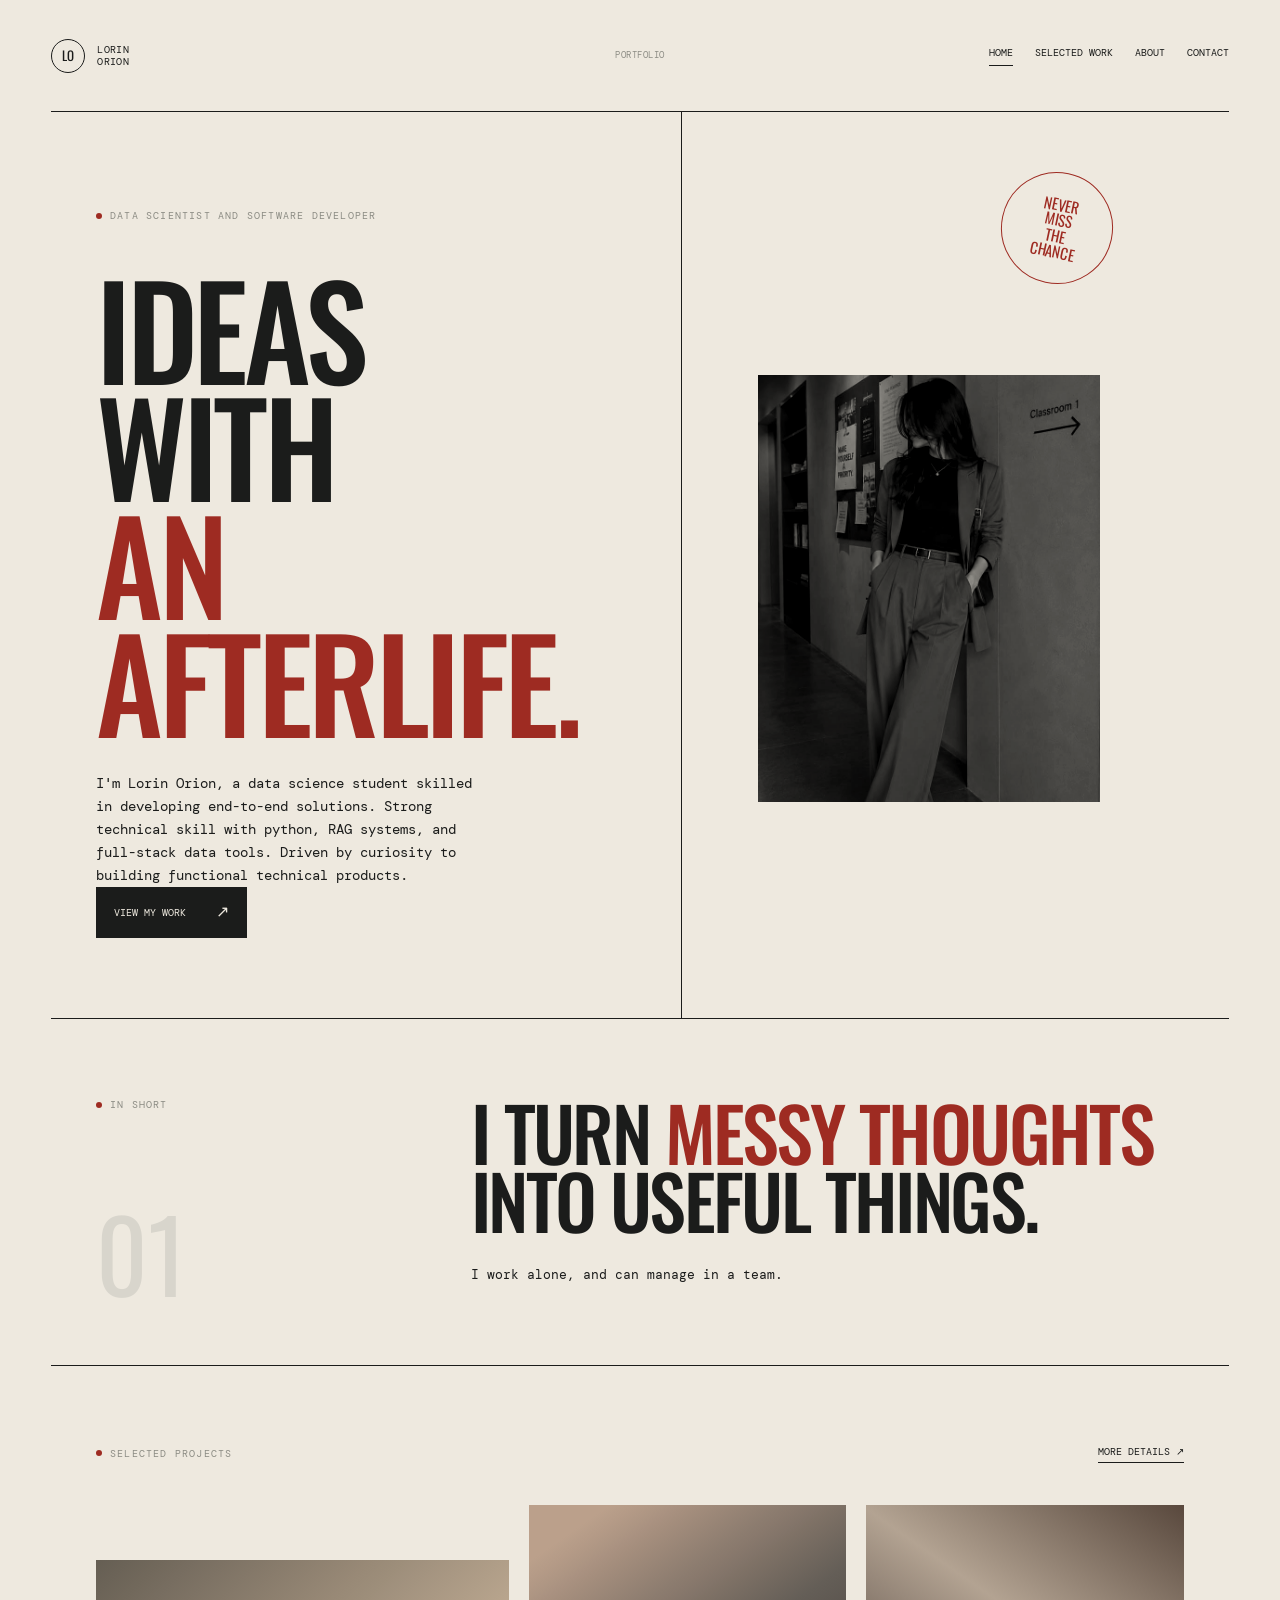
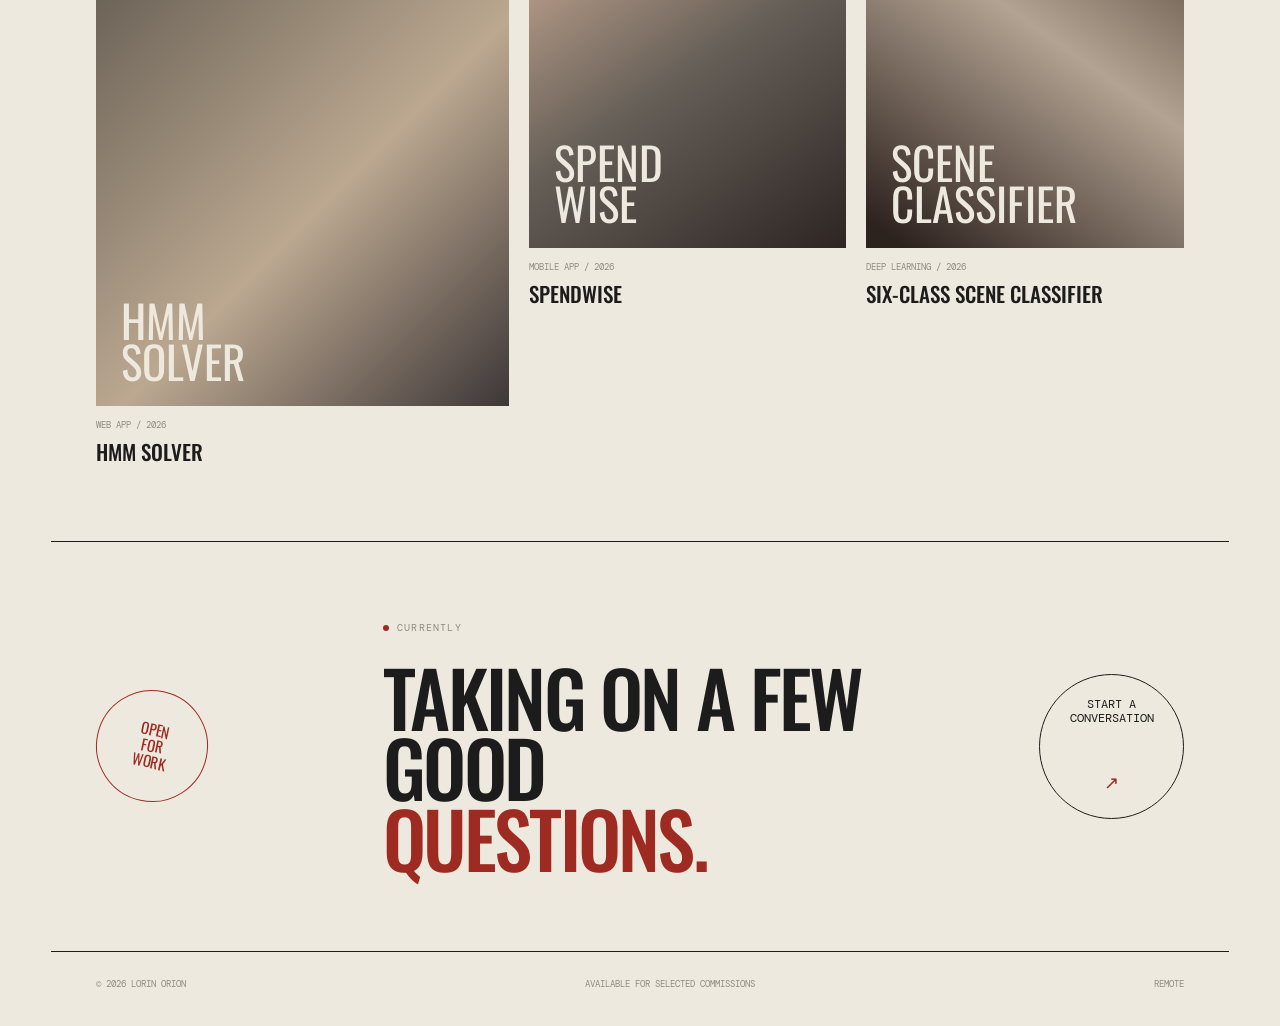
<file: index.html>
<!DOCTYPE html>
<html lang="en">
<head>
  <meta charset="utf-8">
  <meta name="viewport" content="width=device-width, initial-scale=1">
  <title>Lorin - Data Scientist and developer</title>
  <link rel="stylesheet" href="css/style.css">
</head>
<body>
  <div class="site-frame">
    <header class="site-header">
      <a href="index.html" class="wordmark"><span class="wordmark-mark">LO</span><span>Lorin<br>Orion</span></a>
      <div class="header-meta">Portfolio</div>
      <button class="menu-toggle" type="button" aria-expanded="false" aria-controls="site-nav">Menu <span
          aria-hidden="true">↗</span></button>
      <nav id="site-nav" class="site-nav" aria-label="Main navigation"><a href="index.html" class="active">Home</a><a href="work.html">Selected work</a><a
          href="about.html">About</a><a href="contact.html">Contact</a></nav>
    </header> 
    <main>
      <section class="hero page-pad">
        <div class="hero-copy">
          <div class="section-label"><span class="label-dot"></span>Data Scientist and Software Developer</div>
          <h1>Ideas with<br><em>an afterlife.</em></h1>
          <p class="hero-intro">I'm Lorin Orion, a data science student skilled in developing end-to-end solutions.
            Strong technical skill with python, RAG systems, and full-stack data tools. Driven by curiosity to building functional
          technical products.</p>
          <div class="hero-actions"><a class="ink-button" href="work.html">View my work <span>↗</span></a></div>
        </div>
        <div class="hero-visual">
          <div class="portrait-wrap"><img src="images/portrait.jpg"></div>
          <div class="stamp hero-stamp">Never<br>miss<br>the<br>chance</div>
        </div>
      </section>
      <section class="manifesto page-pad ruled-section">
        <div class="manifesto-aside">
          <div class="section-label"><span class="label-dot"></span>In short</div><span class="big-number">01</span>
        </div>
        <div class="manifesto-body">
          <p class="display-copy">I turn <span>messy thoughts</span> into useful things.</p>
          <p class="body-copy">I work alone, and can manage in a team.</p>
        </div>
      </section>
      <section class="selected page-pad ruled-section">
        <div class="section-heading">
          <div class="section-label"><span class="label-dot"></span>Selected projects</div><a href="work.html"
            class="text-link">More details ↗</a>
        </div>
        <div class="project-grid">
          <a href="work.html#hmm-solver" class="project-card project-card-large">
            <div class="project-image duotone image-field"><span>HMM<br>solver</span></div>
            <div class="project-info"><span>Web app / 2026</span><strong>HMM Solver</strong></div>
          </a>
          <a href="work.html#spendwise" class="project-card">
            <div class="project-image duotone image-ground"><span>Spend<br>wise</span></div>
            <div class="project-info"><span>Mobile app / 2026</span><strong>SpendWise</strong></div>
          </a>
          <a href="work.html#pca-app" class="project-card">
            <div class="project-image duotone image-press"><span>Scene<br>Classifier</span></div>
            <div class="project-info"><span>Deep Learning / 2026</span><strong>Six-Class Scene Classifier</strong></div>
          </a>
        </div>
      </section>
      <section class="availability page-pad ruled-section">
        <div class="stamp">Open<br>for<br>work</div>
        <div>
          <div class="section-label"><span class="label-dot"></span>Currently</div>
          <h2>Taking on a few good<br><em>questions.</em></h2>
        </div>
        <a href="contact.html" class="circle-link">Start a<br>conversation <span>↗</span></a>
      </section>
    </main>
    <footer class="site-footer">
      <span>© <span id="year">2026</span> Lorin Orion</span>
      <span>Available for selected commissions</span>
      <span>Remote</span>
    </footer>
  </div>
  <script src="js/main.js"></script>
</body>
</html>
</file>
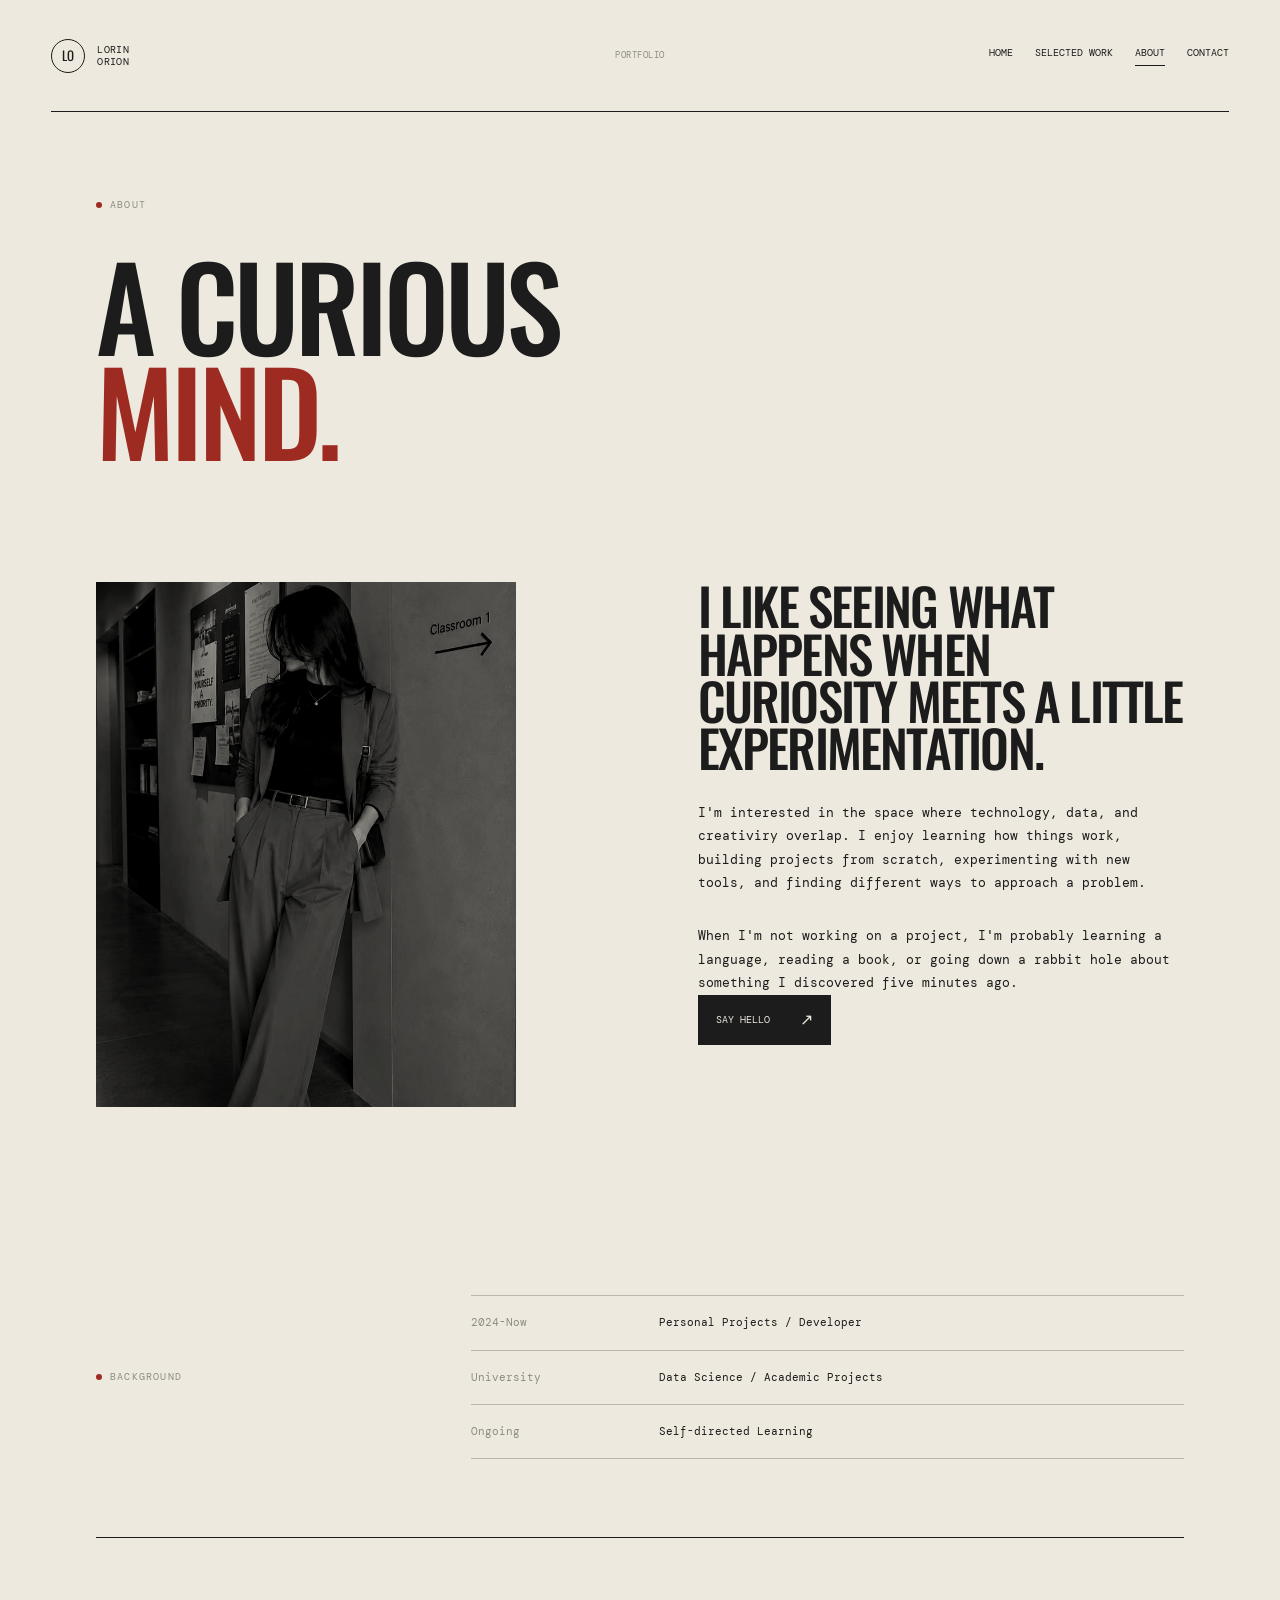
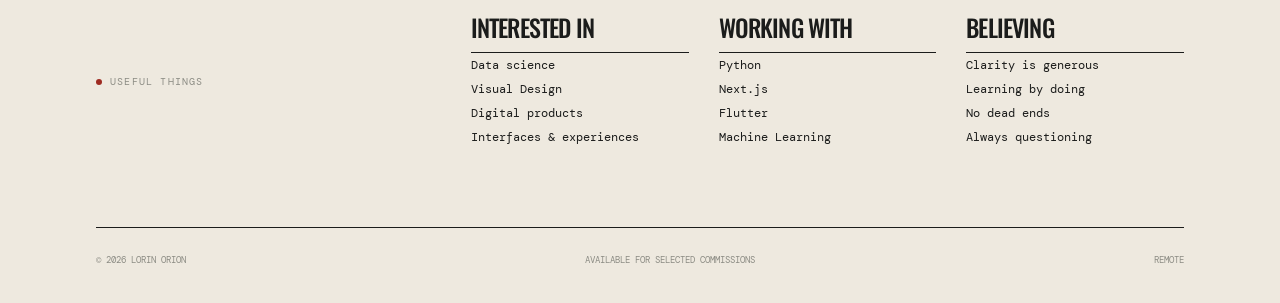
<file: about.html>
<!DOCTYPE html>
<html lang="en">
<head>
  <meta charset="utf-8">
  <meta name="viewport" content="width=device-width, initial-scale=1">
  <title>About</title>
  <meta name="description"
    content="The portfolio and CV of Alex Morrow, an independent designer and developer making useful, memorable things.">
  <link rel="stylesheet" href="css/style.css">
</head>
<body>
  <div class="site-frame">
    <header class="site-header">
      <a href="index.html" class="wordmark"><span class="wordmark-mark">LO</span><span>Lorin<br>Orion</span></a>
      <div class="header-meta">Portfolio</div>
      <button class="menu-toggle" type="button" aria-expanded="false" aria-controls="site-nav">Menu <span
          aria-hidden="true">↗</span></button>
      <nav id="site-nav" class="site-nav" aria-label="Main navigation"><a href="index.html">Home</a><a
          href="work.html">Selected work</a><a href="about.html" class="active">About</a><a
          href="contact.html">Contact</a></nav>
    </header>
    <main class="page-pad inner-page about-page">
      <div class="about-top">
        <div class="page-intro">
          <div class="section-label"><span class="label-dot"></span>About</div>
          <h1>A Curious<br><em>mind.</em></h1>
        </div>
      </div>
      <div class="about-layout">
        <div class="about-portrait"><img src="images/portrait.jpg" alt="Portrait placeholder"></div>
        <div class="about-copy">
          <p class="display-copy">I like seeing what happens when curiosity meets a little experimentation.</p>
          <p class="body-copy">I'm interested in the space where technology, data, and creativiry overlap. I enjoy
            learning how things work,
            building projects from scratch, experimenting with new tools, and finding different ways to approach a
            problem.
          </p>
          <p class="body-copy">When I'm not working on a project, I'm probably learning a language, reading a book, or
            going down a rabbit hole about something I discovered five minutes ago.</p>
          <a href="mailto:hello@example.com" class="ink-button">Say hello <span>↗</span></a>
        </div>
      </div>
      <section class="cv-section ruled-section">
        <div class="section-label"><span class="label-dot"></span>Background</div>
        <div class="cv-list">
          <div class="cv-row"><span>2024-Now</span><strong>Personal Projects / Developer</strong></div>
          <div class="cv-row"><span>University</span><strong>Data Science / Academic Projects</strong></div>
          <div class="cv-row"><span>Ongoing</span><strong>Self-directed Learning</strong></div>
        </div>
      </section>
      <section class="cv-section ruled-section">
        <div class="section-label"><span class="label-dot"></span>Useful things</div>
        <div class="skills-grid">
          <div>
            <h3>Interested In</h3>
            <p>Data science<br>Visual Design<br>Digital products<br>Interfaces & experiences</p>
          </div>
          <div>
            <h3>Working With</h3>
            <p>Python<br>Next.js<br>Flutter<br>Machine Learning</p>
          </div>
          <div>
            <h3>Believing</h3>
            <p>Clarity is generous<br>Learning by doing<br>No dead ends<br>Always questioning</p>
          </div>
        </div>
      </section>
    </main>
    <footer class="site-footer">
      <span>© <span id="year">2026</span> Lorin Orion</span>
      <span>Available for selected commissions</span>
      <span>Remote</span>
    </footer>
  </div>
  <script src="js/main.js"></script>
</body>
</html>
</file>
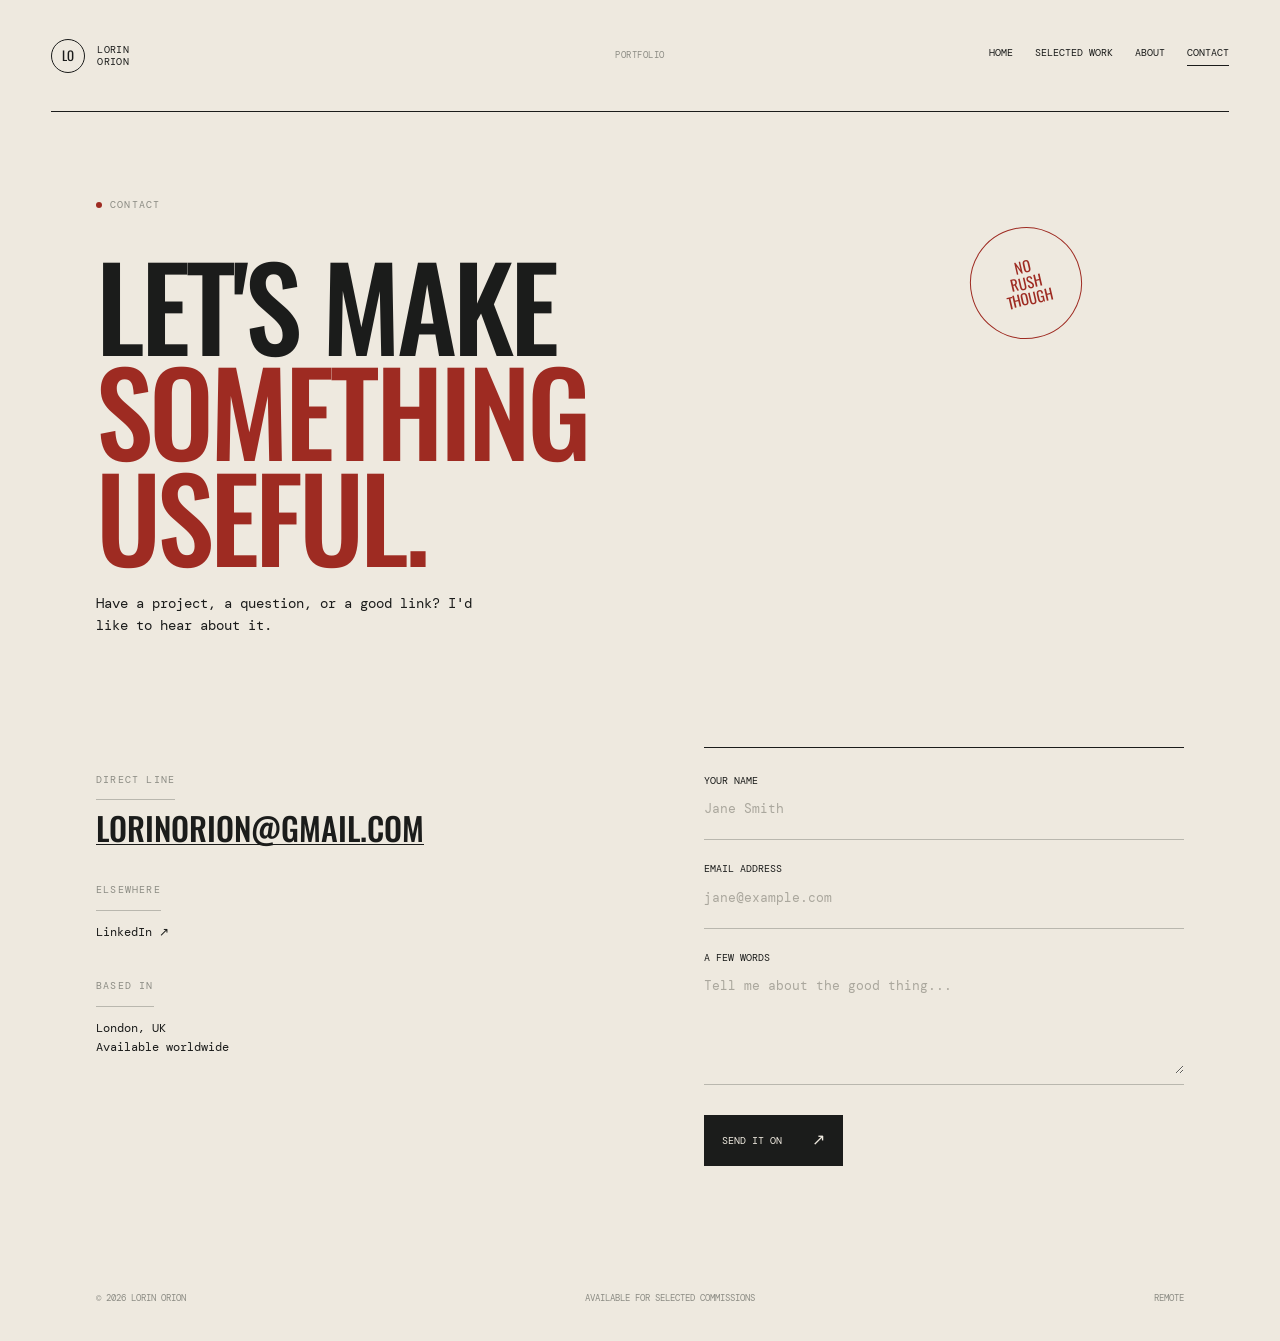
<file: contact.html>
<!DOCTYPE html>
<html lang="en">
<head>
  <meta charset="utf-8">
  <meta name="viewport" content="width=device-width, initial-scale=1">
  <title>Contact</title>
  <meta name="description"
    content="The portfolio and CV of Alex Morrow, an independent designer and developer making useful, memorable things.">
  <link rel="stylesheet" href="css/style.css">
</head>
<body>
  <div class="site-frame">
    <header class="site-header">
      <a href="index.html" class="wordmark"><span class="wordmark-mark">LO</span><span>Lorin<br>Orion</span></a>
      <div class="header-meta">Portfolio</div>
      <button class="menu-toggle" type="button" aria-expanded="false" aria-controls="site-nav">Menu <span
          aria-hidden="true">↗</span></button>
      <nav id="site-nav" class="site-nav" aria-label="Main navigation"><a href="index.html">Home</a><a
          href="work.html">Selected work</a><a href="about.html">About</a><a href="contact.html"
          class="active">Contact</a></nav>
    </header>
    <main class="page-pad inner-page contact-page">
      <div class="contact-intro">
        <div class="page-intro">
          <div class="section-label"><span class="label-dot"></span>Contact</div>
          <h1>Let's make<br><em>something useful.</em></h1>
          <p>Have a project, a question, or a good link? I'd like to hear about it.</p>
        </div>
        <div class="stamp rotate-stamp">No<br>rush<br>though</div>
      </div>
      <div class="contact-layout">
        <div class="contact-details">
          <span class="eyebrow">Direct line</span>
          <a href="mailto:sumoilbut@usako.net" class="big-link">lorinorion@gmail.com</a>
          <span class="eyebrow">Elsewhere</span>
          <a href="#linkedin">LinkedIn ↗</a>
          <span class="eyebrow">Based in</span>
          <p>London, UK<br>Available worldwide</p>
        </div>
        <form class="contact-form" id="contact-form">
          <div id="form-fields">
            <label for="name">Your name <input id="name" name="name" required placeholder="Jane Smith"></label>
            <label for="email">Email address <input id="email" name="email" type="email" required
                placeholder="jane@example.com"></label>
            <label for="message">A few words <textarea id="message" name="message" required
                placeholder="Tell me about the good thing..." rows="5"></textarea></label>
            <button class="ink-button" type="submit">Send it on <span>↗</span></button>
          </div>
          <div class="success-note" id="success-note" hidden>
            <span>✓</span>
            <h2>Message received.</h2>
            <p>Thanks for reaching out. I'll be in touch soon.</p>
            <button type="button" class="text-link" id="send-another">Send another ↗</button>
          </div>
        </form>
      </div>
    </main>
    <footer class="site-footer">
      <span>© <span id="year">2026</span> Lorin Orion</span>
      <span>Available for selected commissions</span>
      <span>Remote</span>
    </footer>
  </div>
  <script src="js/main.js"></script>
</body>
</html>
</file>
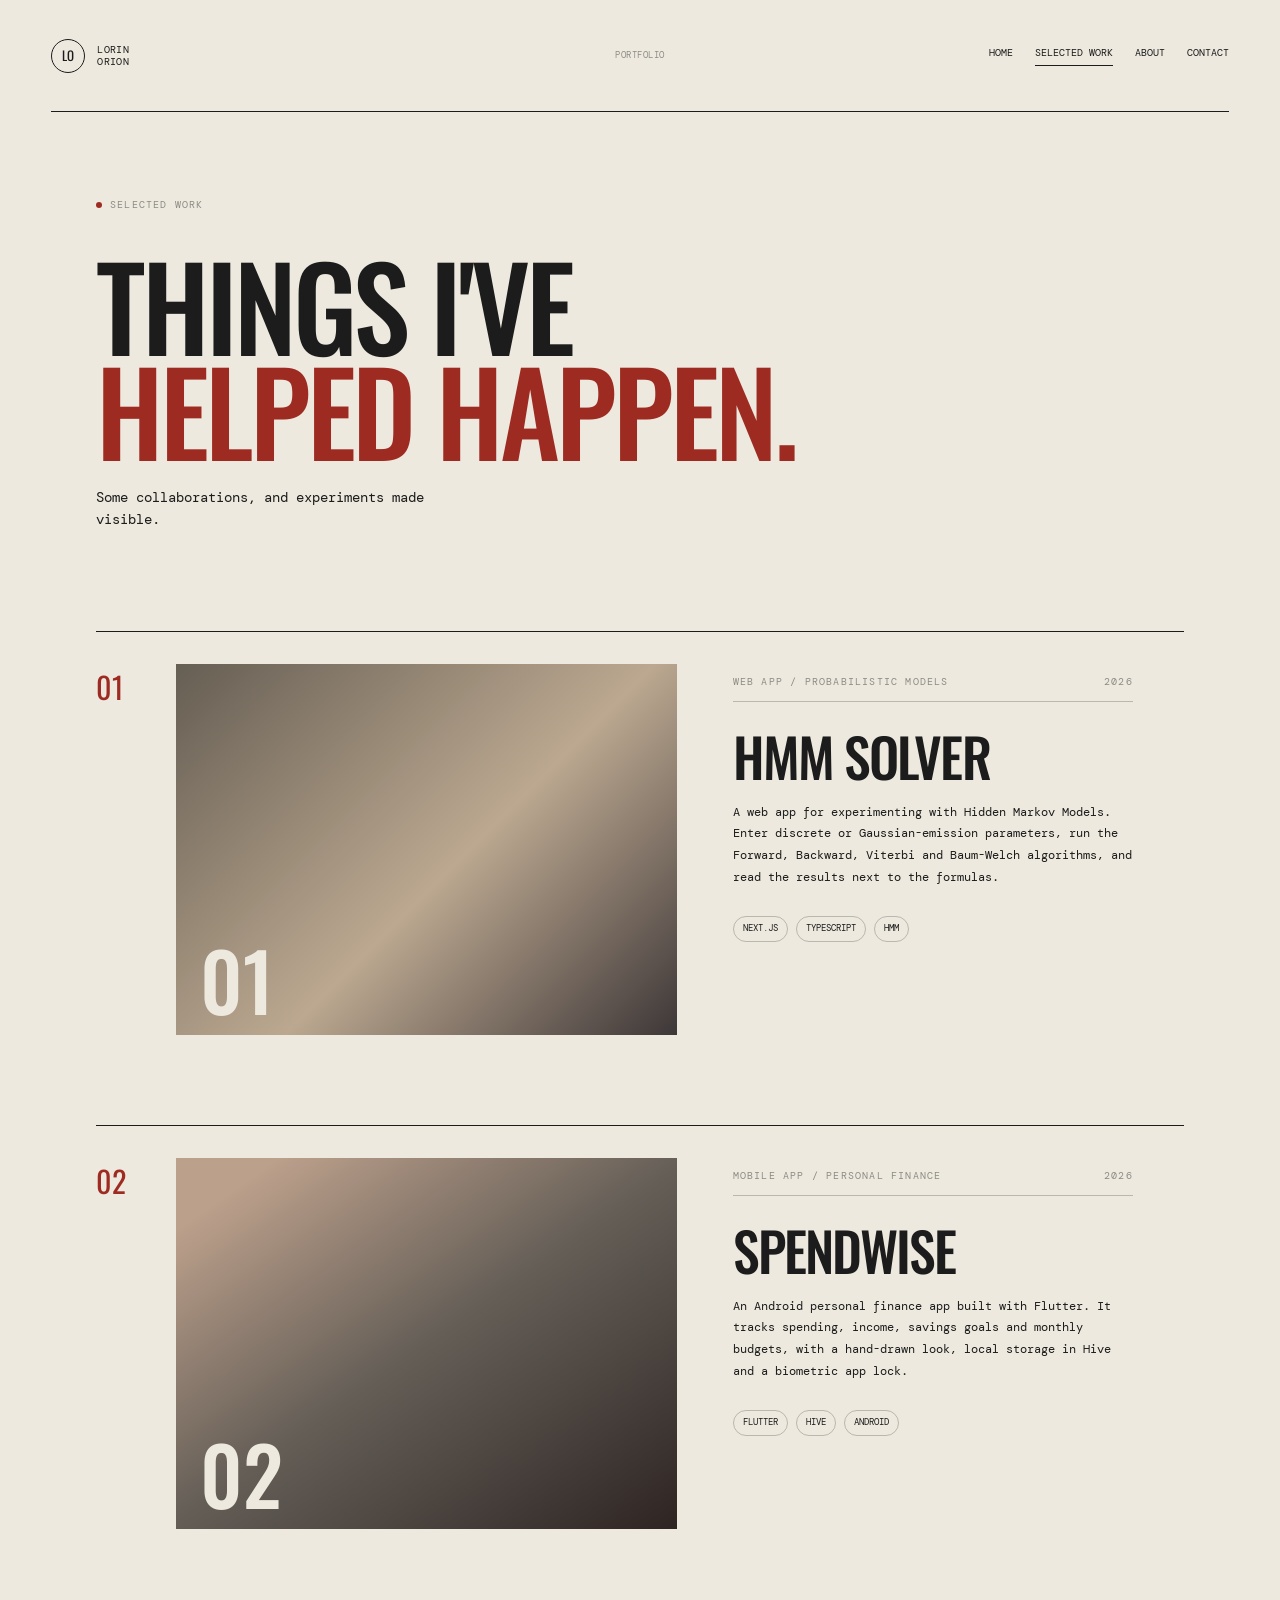
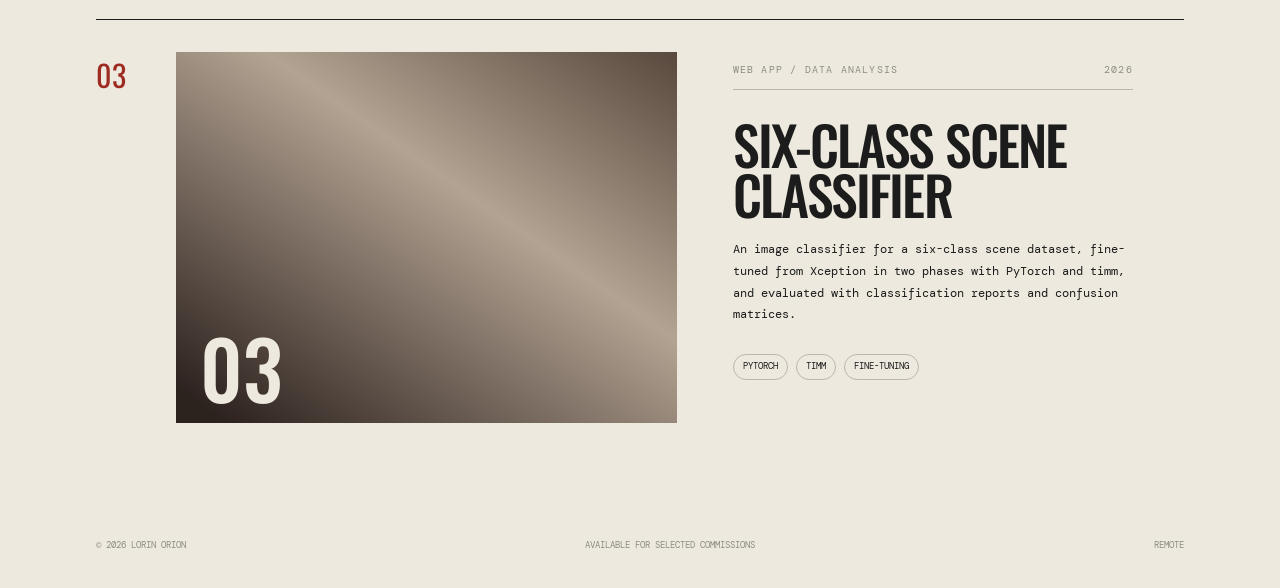
<file: work.html>
<!DOCTYPE html>
<html lang="en">
<head>
  <meta charset="utf-8">
  <meta name="viewport" content="width=device-width, initial-scale=1">
  <title>Selected work</title>
  <link rel="stylesheet" href="css/style.css">
</head>
<body>
  <div class="site-frame">
    <header class="site-header">
      <a href="index.html" class="wordmark"><span class="wordmark-mark">LO</span><span>Lorin<br>Orion</span></a>
      <div class="header-meta">Portfolio</div>
      <button class="menu-toggle" type="button" aria-expanded="false" aria-controls="site-nav">Menu <span
          aria-hidden="true">↗</span></button>
        <nav id="site-nav" class="site-nav" aria-label="Main navigation"><a href="index.html">Home</a><a href="work.html"
          class="active" aria-current="page">Selected work</a><a href="about.html">About</a><a href="contact.html">Contact</a></nav>
    </header>
    <main class="page-pad inner-page">
      <div class="page-intro">
        <div class="section-label"><span class="label-dot"></span>Selected work</div>
        <h1>Things I've<br><em>helped happen.</em></h1>
        <p>Some collaborations, and experiments made visible.</p>
      </div>
      <div class="work-list">
        <article class="work-item" id="hmm-solver">
          <div class="work-index">01</div>
          <div class="work-image duotone image-field"><span>01</span></div>
          <div class="work-detail">
            <div class="eyebrow">Web app / Probabilistic models <span>2026</span></div>
            <h2>HMM Solver</h2>
            <p>A web app for experimenting with Hidden Markov Models. Enter discrete or Gaussian-emission parameters,
              run the Forward, Backward, Viterbi and Baum-Welch algorithms, and read the results next to the formulas.
            </p>
            <div class="tag-row"><span>Next.js</span><span>TypeScript</span><span>HMM</span></div>
          </div>
        </article>
        <article class="work-item" id="spendwise">
          <div class="work-index">02</div>
          <div class="work-image duotone image-ground"><span>02</span></div>
          <div class="work-detail">
            <div class="eyebrow">Mobile app / Personal finance <span>2026</span></div>
            <h2>SpendWise</h2>
            <p>An Android personal finance app built with Flutter. It tracks spending, income, savings goals and monthly
              budgets, with a hand-drawn look, local storage in Hive and a biometric app lock.</p>
            <div class="tag-row"><span>Flutter</span><span>Hive</span><span>Android</span></div>
          </div>
        </article>
        <article class="work-item" id="pca-app">
          <div class="work-index">03</div>
          <div class="work-image duotone image-press"><span>03</span></div>
          <div class="work-detail">
            <div class="eyebrow">Web app / Data analysis <span>2026</span></div>
            <h2>Six-Class Scene Classifier</h2>
            <p>An image classifier for a six-class scene dataset, fine-tuned from Xception in two phases with PyTorch
              and timm, and evaluated with classification reports and confusion matrices.</p>
            <div class="tag-row"><span>PyTorch</span><span>timm</span><span>Fine-tuning</span></div>
          </div>
        </article>
      </div>
    </main>
    <footer class="site-footer">
      <span>© <span id="year">2026</span> Lorin Orion</span>
      <span>Available for selected commissions</span>
      <span>Remote</span>
    </footer>
  </div>
  <script src="js/main.js"></script>
</body>
</html>
</file>
<file: css/style.css>
@import url('https://fonts.googleapis.com/css2?family=DM+Mono:wght@400;500&family=Oswald:wght@400;500;600;700&display=swap');

/* Plain-CSS replacement for Tailwind's base reset (the old @import 'tailwindcss') */
*, *::before, *::after { box-sizing:border-box; border:0 solid; margin:0; padding:0; }
html { line-height:1.5; -webkit-text-size-adjust:100%; }
h1, h2, h3, h4, h5, h6 { font-size:inherit; font-weight:inherit; }
a { color:inherit; text-decoration:inherit; }
img, svg { display:block; vertical-align:middle; max-width:100%; height:auto; }
button, input, textarea { font:inherit; color:inherit; letter-spacing:inherit; background:transparent; border-radius:0; }
button { cursor:pointer; }
body { -webkit-font-smoothing:antialiased; -moz-osx-font-smoothing:grayscale; } /* the old "antialiased" class */

/* ---- Original styles ---- */
:root { --paper:#eee9df; --ink:#1b1c1b; --muted:#8c8c84; --line:#b9b7ae; --wash:#d8d5cc; --red:#9e2b22; }
* { box-sizing:border-box; }
html { scroll-behavior:smooth; }
body { margin:0; background:var(--paper); color:var(--ink); font-family:'DM Mono',monospace; font-size:12px; line-height:1.55; }
a { color:inherit; text-decoration:none; }
.site-frame { min-height:100vh; max-width:1440px; margin:0 auto; padding:0 4vw; overflow:hidden; }
.site-header { min-height:112px; border-bottom:1px solid var(--ink); display:grid; grid-template-columns:1fr auto 1fr; align-items:center; position:relative; }
.wordmark { display:flex; align-items:center; gap:12px; font-size:10px; line-height:1.15; text-transform:uppercase; letter-spacing:.04em; }
.wordmark-mark { display:grid; place-items:center; width:34px; height:34px; border:1px solid var(--ink); border-radius:50%; font-family:Oswald,sans-serif; font-size:13px; }
.header-meta { justify-self:center; text-align:center; font-size:9px; line-height:1.5; color:var(--muted); text-transform:uppercase; letter-spacing:.05em; }
.site-nav { justify-self:end; display:flex; gap:22px; text-transform:uppercase; font-size:10px; }
.site-nav a { display:flex; gap:5px; border-bottom:1px solid transparent; padding-bottom:4px; }
.site-nav a:hover,.site-nav a.active { border-color:var(--ink); }
.nav-index { color:var(--muted); }
.menu-toggle { display:none; background:none; border:0; font:inherit; text-transform:uppercase; }
.page-pad { padding-left:3.5vw; padding-right:3.5vw; }
.hero { display:grid; grid-template-columns:1.04fr .96fr; min-height:655px; border-bottom:1px solid var(--ink); }
.hero-copy { padding:96px 8vw 80px 0; display:flex; flex-direction:column; align-items:flex-start; }
.section-label,.eyebrow { color:var(--muted); font-size:10px; text-transform:uppercase; letter-spacing:.12em; display:flex; gap:8px; align-items:center; }
.label-dot { width:6px; height:6px; border-radius:50%; background:var(--red); display:inline-block; }
h1,h2,h3,.display-copy { font-family:Oswald,Impact,sans-serif; font-weight:500; text-transform:uppercase; letter-spacing:-.035em; line-height:.92; margin:0; }
h1 { font-size:clamp(72px,10vw,150px); margin:45px 0 32px; }
h1 em,h2 em { font-style:normal; color:var(--red); }
.hero-intro { max-width:380px; font-size:14px; line-height:1.65; }
.hero-actions { display:flex; align-items:center; gap:25px; margin-top:auto; }
.ink-button { background:var(--ink); color:var(--paper); padding:13px 18px; display:inline-flex; gap:30px; align-items:center; text-transform:uppercase; font-size:10px; transition:background .2s, transform .2s; border:0; font-family:inherit; cursor:pointer; }
.ink-button:hover { background:var(--red); transform:translateY(-2px); }
.ink-button span { font-size:16px; }
.mono-note { color:var(--muted); font-size:10px; }
.hero-visual { position:relative; padding:90px 5vw 42px 6vw; display:flex; align-items:center; justify-content:center; border-left:1px solid var(--ink); }
.portrait-wrap { width:min(100%,390px); aspect-ratio:4/5; overflow:hidden; background:var(--wash); }
.portrait-wrap img,.about-portrait img { width:100%; height:100%; object-fit:cover; filter:grayscale(1) contrast(1.1); mix-blend-mode:multiply; }
.stamp { width:112px; height:112px; border:1px solid var(--red); color:var(--red); border-radius:50%; display:grid; place-items:center; text-align:center; text-transform:uppercase; font-family:Oswald,sans-serif; font-size:15px; line-height:1.05; transform:rotate(12deg); }
.hero-stamp { position:absolute; top:60px; right:4vw; }
.image-caption { position:absolute; bottom:28px; left:6vw; font-size:9px; color:var(--muted); line-height:1.35; }
.ruled-section { border-bottom:1px solid var(--ink); padding-top:78px; padding-bottom:78px; }
.manifesto { display:grid; grid-template-columns:1fr 2.5fr; gap:7vw; }
.manifesto-aside { display:flex; justify-content:space-between; flex-direction:column; }
.big-number { font-family:Oswald,sans-serif; font-size:100px; color:var(--wash); line-height:.7; }
.display-copy { font-size:clamp(42px,5.8vw,83px); max-width:900px; }
.display-copy span { color:var(--red); }
.body-copy { max-width:480px; font-size:13px; line-height:1.8; margin:30px 0 0; }
.section-heading { display:flex; justify-content:space-between; align-items:center; margin-bottom:42px; }
.text-link { text-transform:uppercase; font-size:10px; border-bottom:1px solid var(--ink); padding-bottom:3px; }
.text-link:hover { color:var(--red); border-color:var(--red); }
.project-grid { display:grid; grid-template-columns:1.3fr 1fr 1fr; gap:20px; align-items:start; }
.project-card { display:block; }
.project-card-large { margin-top:55px; }
.project-image { aspect-ratio:1 / 1.08; display:flex; align-items:flex-end; padding:25px; color:var(--paper); font-family:Oswald,sans-serif; font-size:45px; line-height:.9; text-transform:uppercase; position:relative; overflow:hidden; }
.image-field { background:linear-gradient(135deg,#5c6257,#b4ac92 55%,#343b3d); }
.image-ground { background:linear-gradient(145deg,#b4a38d 10%,#5b625b 50%,#252927); }
.image-press { background:linear-gradient(35deg,#242623 5%,#aaa795 60%,#504c40); }
.duotone:after { content:''; position:absolute; inset:0; background:var(--red); opacity:.11; mix-blend-mode:color; pointer-events:none; }
.project-image span { z-index:1; }
.project-info { display:flex; flex-direction:column; gap:8px; margin-top:13px; }
.project-info span { color:var(--muted); font-size:9px; text-transform:uppercase; }
.project-info strong { font-family:Oswald,sans-serif; font-weight:500; font-size:21px; line-height:1.05; text-transform:uppercase; }
.availability { display:grid; grid-template-columns:1fr 2fr 1fr; align-items:center; gap:30px; }
.availability h2 { font-size:clamp(48px,6vw,90px); margin-top:25px; }
.circle-link { justify-self:end; width:145px; height:145px; border:1px solid var(--ink); border-radius:50%; display:grid; place-items:center; text-align:center; text-transform:uppercase; line-height:1.15; transition:.25s; }
.circle-link span { color:var(--red); font-size:18px; }
.circle-link:hover { background:var(--ink); color:var(--paper); }
.site-footer { display:flex; justify-content:space-between; padding:26px 3.5vw 35px; text-transform:uppercase; font-size:9px; color:var(--muted); }
.inner-page { padding-top:85px; }
.page-intro { max-width:760px; }
.page-intro h1 { margin:38px 0 25px; font-size:clamp(68px,9vw,130px); }
.page-intro > p { max-width:380px; font-size:14px; }
.work-list { margin-top:100px; }
.work-item { display:grid; grid-template-columns:50px 1.05fr 1fr; gap:30px; border-top:1px solid var(--ink); padding:32px 0 90px; }
.work-index { font-family:Oswald,sans-serif; font-size:30px; color:var(--red); }
.work-image { aspect-ratio:1.35; display:flex; align-items:flex-end; padding:24px; color:var(--paper); font:500 80px/.8 Oswald,sans-serif; position:relative; overflow:hidden; }
.work-image span { z-index:1; }
.work-detail { padding:10px 4vw 0 2vw; }
.eyebrow { justify-content:space-between; border-bottom:1px solid var(--line); padding-bottom:12px; }
.work-detail h2 { font-size:clamp(40px,4.2vw,66px); margin:30px 0 20px; }
.work-detail p { max-width:420px; line-height:1.8; }
.tag-row { display:flex; flex-wrap:wrap; gap:8px; margin:28px 0; }
.tag-row span { border:1px solid var(--line); border-radius:30px; padding:5px 9px; text-transform:uppercase; font-size:9px; }
.about-top,.contact-intro { display:flex; justify-content:space-between; align-items:flex-start; }
.rotate-stamp { transform:rotate(-13deg); margin:30px 8vw 0 0; }
.about-layout { display:grid; grid-template-columns:1fr 1fr; gap:9vw; margin:95px 0 110px; }
.about-portrait { max-width:420px; }
.about-portrait { aspect-ratio:4/5; background:var(--wash); position:relative; }
.about-portrait span { position:absolute; bottom:10px; left:12px; color:var(--paper); font-size:9px; }
.about-copy .display-copy { font-size:clamp(36px,4vw,61px); }
.cv-section { display:grid; grid-template-columns:1fr 2.5fr; gap:7vw; }
.cv-list { border-top:1px solid var(--line); }
.cv-row { display:grid; grid-template-columns:1fr 2fr 1fr; gap:20px; padding:18px 0; border-bottom:1px solid var(--line); font-size:11px; }
.cv-row span { color:var(--muted); }
.cv-row strong { font-weight:400; }
.skills-grid { display:grid; grid-template-columns:repeat(3,1fr); gap:30px; }
.skills-grid h3 { font-size:24px; padding-bottom:14px; border-bottom:1px solid var(--ink); }
.skills-grid p { line-height:2; }
.contact-page { padding-bottom:100px; }
.contact-layout { display:grid; grid-template-columns:1fr 1fr; gap:10vw; margin-top:110px; }
.contact-details { display:flex; flex-direction:column; align-items:flex-start; gap:12px; }
.contact-details .eyebrow { margin-top:25px; }
.big-link { font:500 clamp(18px,2.5vw,34px)/1 Oswald,sans-serif; text-transform:uppercase; border-bottom:1px solid var(--ink); }
.contact-details p { margin-top:0; }
.contact-form { border-top:1px solid var(--ink); padding-top:4px; }
.contact-form label { display:block; border-bottom:1px solid var(--line); padding:21px 0 10px; text-transform:uppercase; font-size:10px; }
.contact-form input,.contact-form textarea { display:block; width:100%; border:0; padding:12px 0; background:transparent; color:var(--ink); font:13px 'DM Mono',monospace; outline:none; resize:vertical; }
.contact-form input::placeholder,.contact-form textarea::placeholder { color:#aaa79d; }
.contact-form button { margin-top:30px; }
.success-note { padding:45px 0; }
.success-note span { color:var(--red); font-size:28px; }
.success-note h2 { font-size:55px; margin:20px 0; }
.success-note p { margin-bottom:25px; }
@media (max-width: 760px) { .site-frame { padding:0 20px; } .site-header { min-height:86px; grid-template-columns:1fr auto; }.header-meta{display:none}.menu-toggle{display:block}.site-nav{display:none;position:absolute;top:85px;left:0;right:0;background:var(--paper);z-index:5;border-bottom:1px solid var(--ink);padding:20px;flex-direction:column;gap:15px}.site-nav.is-open{display:flex}.page-pad{padding-left:0;padding-right:0}.hero{display:block;min-height:0}.hero-copy{padding:75px 0 50px}.hero h1{font-size:70px}.hero-visual{border-left:0;padding:35px 25px 80px}.hero-stamp{right:0;top:10px}.image-caption{left:25px;bottom:30px}.manifesto,.availability,.cv-section{grid-template-columns:1fr;gap:30px}.manifesto-aside{flex-direction:row;align-items:center}.big-number{font-size:70px}.ruled-section{padding-top:55px;padding-bottom:55px}.display-copy{font-size:45px}.project-grid{grid-template-columns:1fr 1fr;gap:14px}.project-card-large{grid-column:span 2;margin-top:0}.project-image{font-size:34px;padding:18px}.project-info strong{font-size:17px}.availability h2{font-size:55px}.circle-link{justify-self:start}.site-footer{padding:22px 0;gap:15px;flex-wrap:wrap}.inner-page{padding-top:55px}.page-intro h1{font-size:66px}.work-list{margin-top:65px}.work-item{grid-template-columns:30px 1fr;gap:15px;padding-bottom:60px}.work-detail{grid-column:2;padding:0}.work-image{grid-column:2;font-size:58px}.about-top .rotate-stamp,.contact-intro .rotate-stamp{margin:10px 0 0 15px;width:85px;height:85px;font-size:12px}.about-layout,.contact-layout{grid-template-columns:1fr;gap:45px;margin:65px 0 70px}.about-copy .display-copy{font-size:42px}.cv-row{grid-template-columns:1fr 1.5fr;gap:10px}.cv-row span:last-child{display:none}.skills-grid{grid-template-columns:1fr 1fr}.contact-layout{margin-top:70px}.contact-page{padding-bottom:45px} }
</file>
